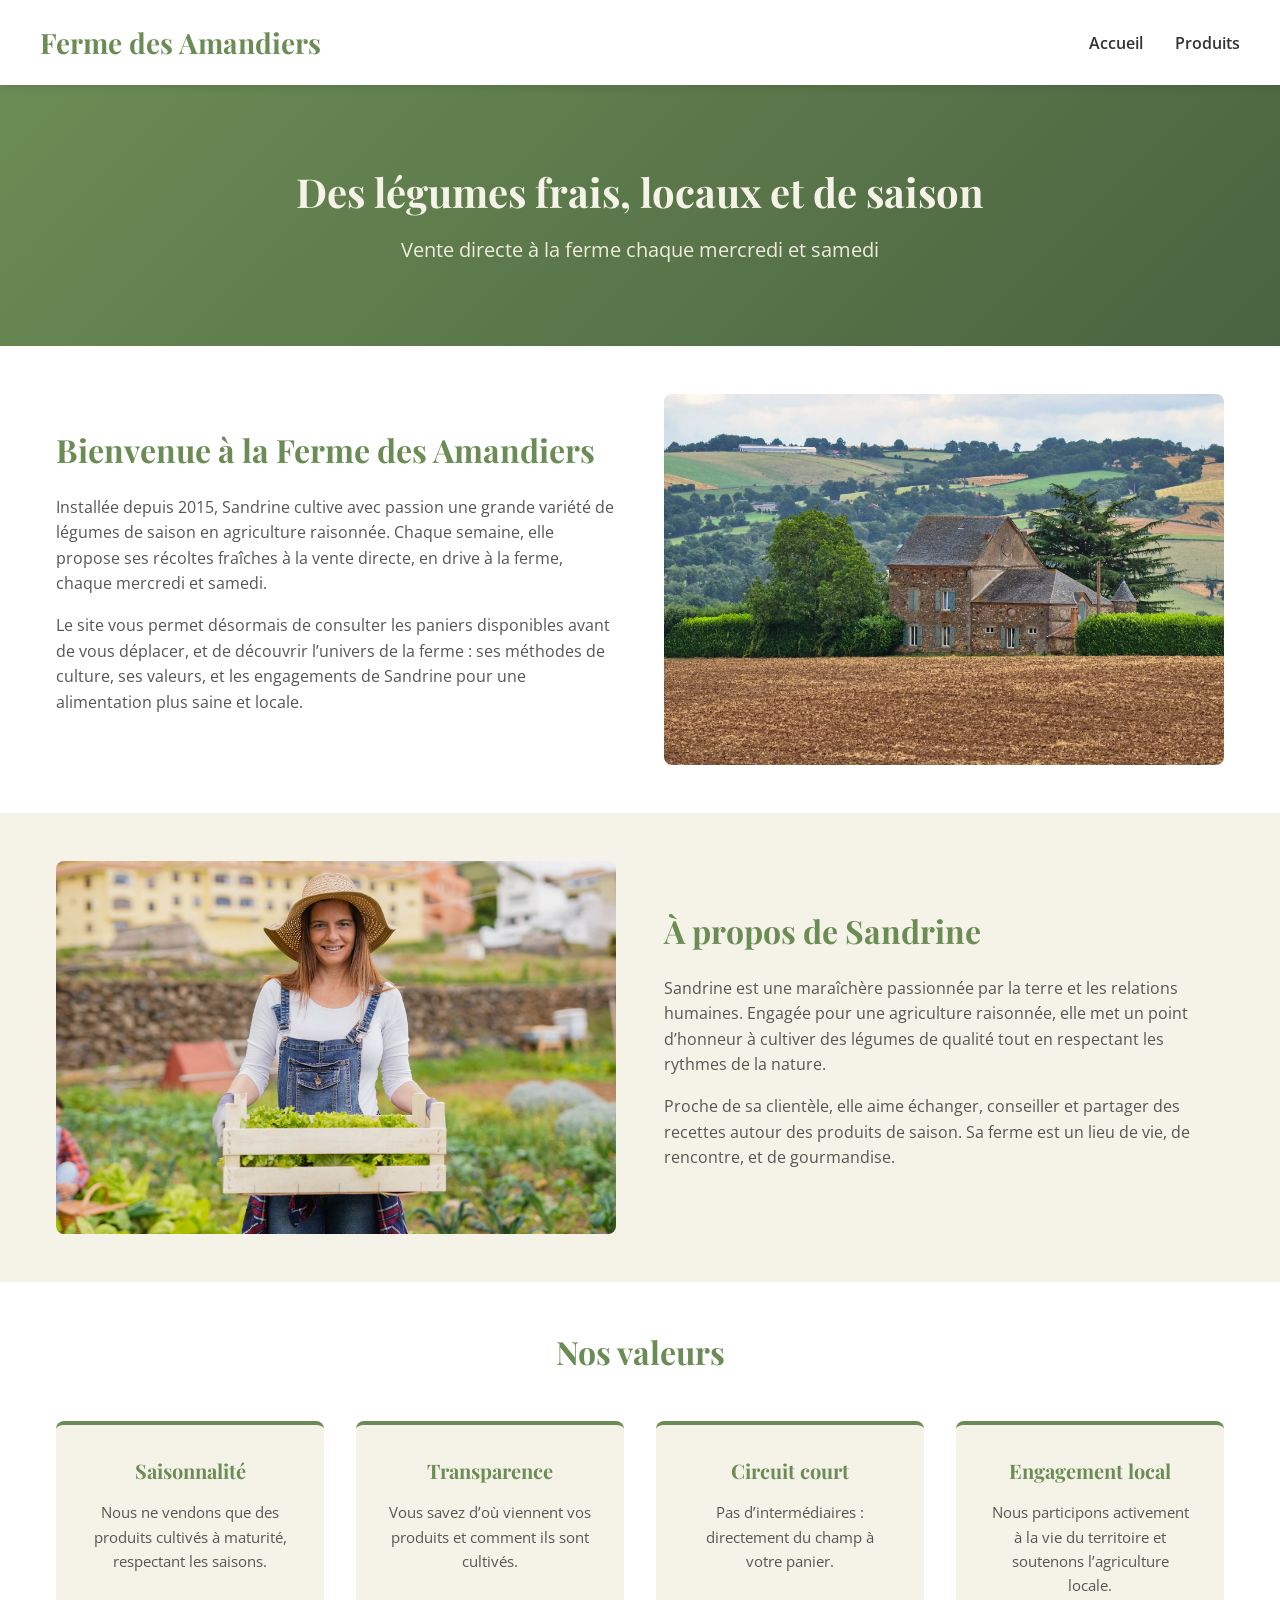
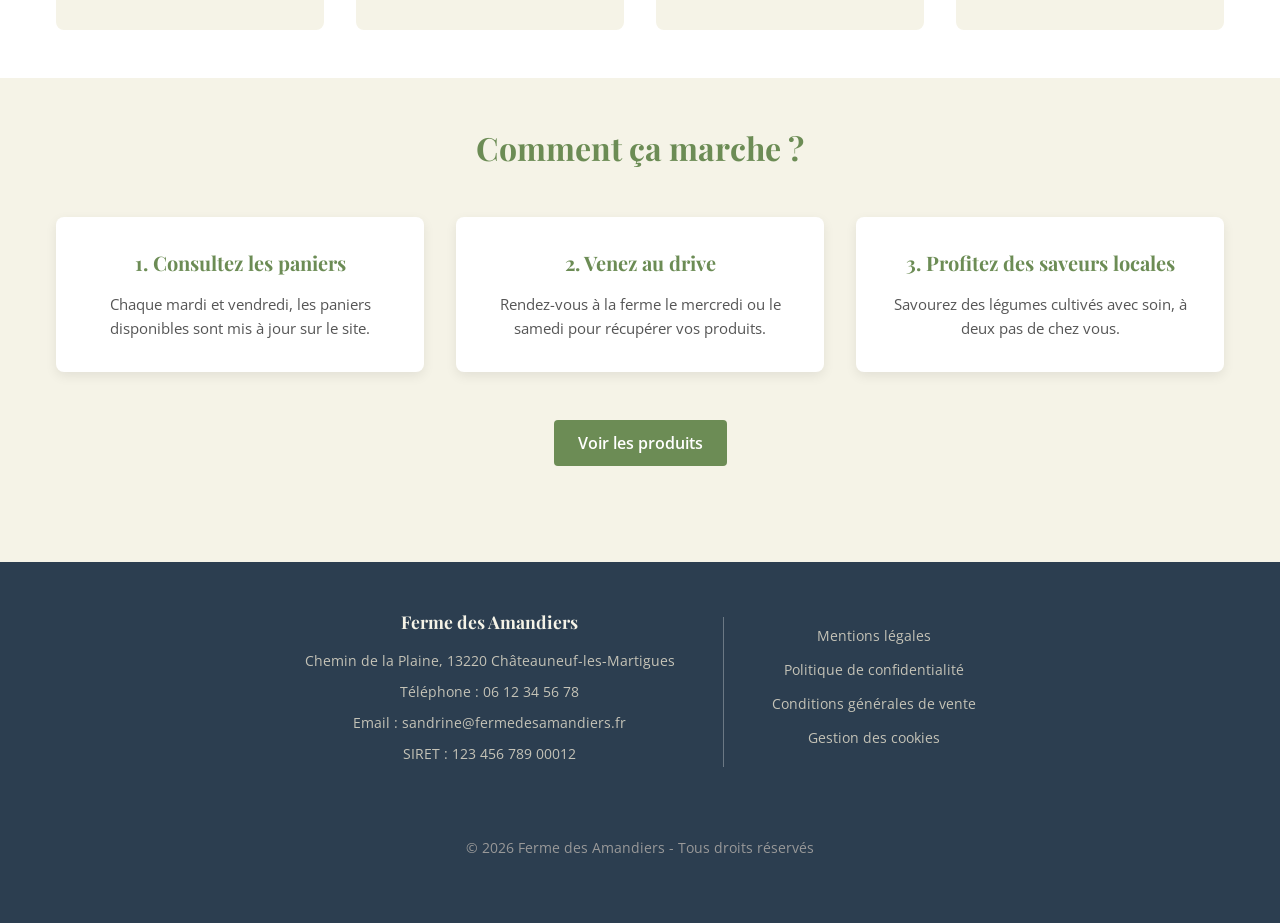
<file: index.html>
<!DOCTYPE html>
<html lang="fr">
<head>
    <meta charset="UTF-8">
    <meta name="viewport" content="width=device-width, initial-scale=1.0">
    <meta name="description" content="Ferme des Amandiers - légumes frais, locaux et de saison">
    <title>Ferme des Amandiers</title>
    <link rel="stylesheet" href="assets/css/style.css">
    <link href="https://fonts.googleapis.com/css2?family=Open+Sans:wght@400;600&family=Playfair+Display:wght@600&display=swap" rel="stylesheet">
</head>
<body>
    <header>
        <div class="header-container">
            <div class="site-title">
                <h1>Ferme des Amandiers</h1>
            </div>
            <nav>
                <ul>
                    <li><a href="index.html">Accueil</a></li>
                    <li><a href="produits.html">Produits</a></li>
                </ul>
            </nav>
        </div>
    </header>

    <main>
        <section id="hero" class="hero">
            <div class="hero-content">
                <h1>Des légumes frais, locaux et de saison</h1>
                <p class="hero-subtitle">Vente directe à la ferme chaque mercredi et samedi</p>
            </div>
        </section>

        <section id="presentation" class="presentation">
            <div class="container">
                <div class="presentation-content">
                    <div class="presentation-text">
                        <h2>Bienvenue à la Ferme des Amandiers</h2>
                        <p>Installée depuis 2015, Sandrine cultive avec passion une grande variété de légumes de saison en agriculture raisonnée. Chaque semaine, elle propose ses récoltes fraîches à la vente directe, en drive à la ferme, chaque mercredi et samedi.</p>
                        <p>Le site vous permet désormais de consulter les paniers disponibles avant de vous déplacer, et de découvrir l’univers de la ferme : ses méthodes de culture, ses valeurs, et les engagements de Sandrine pour une alimentation plus saine et locale.</p>
                    </div>
                    <div class="presentation-image">
                        <img src="assets/img/la-ferme.jpg" alt="Image de la ferme des Amandiers">
                    </div>
                </div>
            </div>
        </section>

        <section id="a-propos" class="a-propos">
            <div class="container">
                <div class="a-propos-content">
                    <div class="a-propos-image">
                        <img src="assets/img/sandrine.jpg" alt="Portrait de Sandrine">
                    </div>
                    <div class="a-propos-text">
                        <h2>À propos de Sandrine</h2>
                        <p>Sandrine est une maraîchère passionnée par la terre et les relations humaines. Engagée pour une agriculture raisonnée, elle met un point d’honneur à cultiver des légumes de qualité tout en respectant les rythmes de la nature.</p>
                        <p>Proche de sa clientèle, elle aime échanger, conseiller et partager des recettes autour des produits de saison. Sa ferme est un lieu de vie, de rencontre, et de gourmandise.</p>
                    </div>
                </div>
            </div>
        </section>

        <section id="valeurs" class="valeurs">
            <div class="container">
                <h2 class="text-center">Nos valeurs</h2>
                <div class="values-grid">
                    <div class="value-card">
                        <h3>Saisonnalité</h3>
                        <p>Nous ne vendons que des produits cultivés à maturité, respectant les saisons.</p>
                    </div>
                    <div class="value-card">
                        <h3>Transparence</h3>
                        <p>Vous savez d’où viennent vos produits et comment ils sont cultivés.</p>
                    </div>
                    <div class="value-card">
                        <h3>Circuit court</h3>
                        <p>Pas d’intermédiaires : directement du champ à votre panier.</p>
                    </div>
                    <div class="value-card">
                        <h3>Engagement local</h3>
                        <p>Nous participons activement à la vie du territoire et soutenons l’agriculture locale.</p>
                    </div>
                </div>
            </div>
        </section>

        <section id="fonctionnement" class="fonctionnement">
            <div class="container">
                <h2 class="text-center">Comment ça marche ?</h2>
                <div class="steps-grid">
                    <div class="step-card">
                        <h3>1. Consultez les paniers</h3>
                        <p>Chaque mardi et vendredi, les paniers disponibles sont mis à jour sur le site.</p>
                    </div>
                    <div class="step-card">
                        <h3>2. Venez au drive</h3>
                        <p>Rendez-vous à la ferme le mercredi ou le samedi pour récupérer vos produits.</p>
                    </div>
                    <div class="step-card">
                        <h3>3. Profitez des saveurs locales</h3>
                        <p>Savourez des légumes cultivés avec soin, à deux pas de chez vous.</p>
                    </div>
                </div>
                <div class="cta-container">
                    <a href="produits.html" class="btn">Voir les produits</a>
                </div>
            </div>
        </section>
    </main>

    <footer>
        <div class="footer-content">
            <div class="footer-contact">
                <h4>Ferme des Amandiers</h4>
                <p>Chemin de la Plaine, 13220 Châteauneuf-les-Martigues</p>
                <p>Téléphone : 06 12 34 56 78</p>
                <p>Email : sandrine@fermedesamandiers.fr</p>
                <p>SIRET : 123 456 789 00012</p>
            </div>
            <div class="footer-divider"></div>
            <div class="footer-legal-links">
                <ul>
                    <li><a href="#mentions-legales">Mentions légales</a></li>
                    <li><a href="#politique-confidentialite">Politique de confidentialité</a></li>
                    <li><a href="#cgv">Conditions générales de vente</a></li>
                    <li><a href="#cookies">Gestion des cookies</a></li>
                </ul>
            </div>
        </div>
        <div class="footer-copyright">
            <p>© 2026 Ferme des Amandiers - Tous droits réservés</p>
        </div>
    </footer>
</body>
</html>
</file>
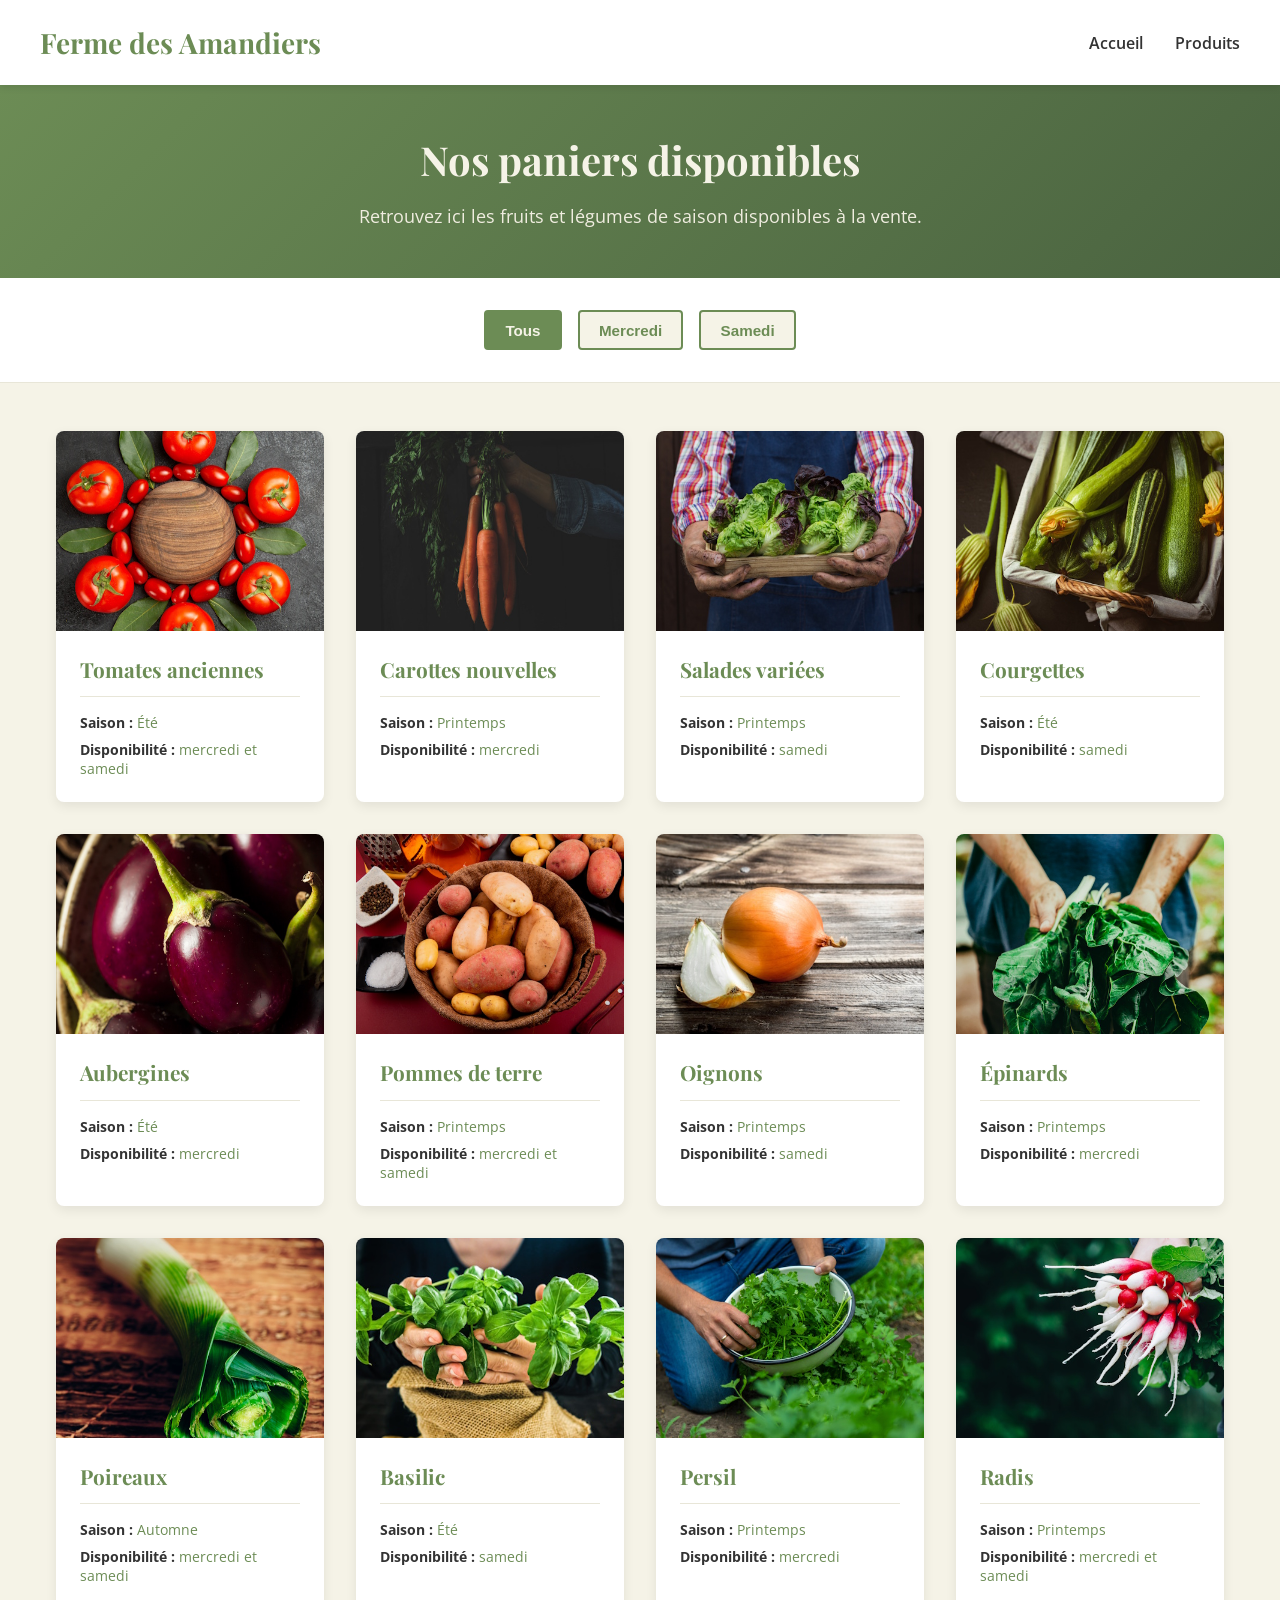
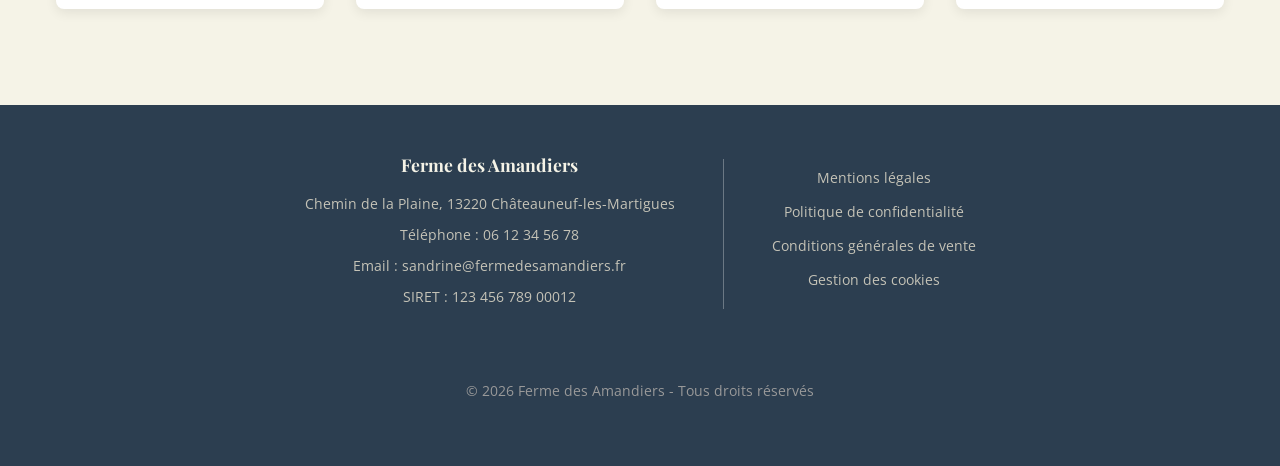
<file: produits.html>
<!DOCTYPE html>
<html lang="fr">
<head>
    <meta charset="UTF-8">
    <meta name="viewport" content="width=device-width, initial-scale=1.0">
    <meta name="description" content="Produits de saison à la Ferme des Amandiers">
    <title>Produits - Ferme des Amandiers</title>
    <link rel="stylesheet" href="assets/css/style.css">
    <link href="https://fonts.googleapis.com/css2?family=Open+Sans:wght@400;600&family=Playfair+Display:wght@600&display=swap" rel="stylesheet">
</head>
<body>
    <header>
        <div class="header-container">
            <div class="site-title">
                <h1>Ferme des Amandiers</h1>
            </div>
            <nav>
                <ul>
                    <li><a href="index.html">Accueil</a></li>
                    <li><a href="produits.html">Produits</a></li>
                </ul>
            </nav>
        </div>
    </header>

    <main>
        <section id="produits-intro">
            <div class="container">
                <h1>Nos paniers disponibles</h1>
                <p>Retrouvez ici les fruits et légumes de saison disponibles à la vente.</p>
            </div>
        </section>

        <section id="produits-filtre">
            <div class="container">
                <div class="filtre-buttons">
                    <button class="btn-filtre active" data-filtre="tous" aria-pressed="true">Tous</button>
                    <button class="btn-filtre" data-filtre="mercredi" aria-pressed="false">Mercredi</button>
                    <button class="btn-filtre" data-filtre="samedi" aria-pressed="false">Samedi</button>
                </div>
            </div>
        </section>

        <section id="produits-liste">
            <div class="container">
                <div class="produits-grid" id="products-grid"></div>
            </div>
        </section>
    </main>

    <footer>
        <div class="footer-content">
            <div class="footer-contact">
                <h4>Ferme des Amandiers</h4>
                <p>Chemin de la Plaine, 13220 Châteauneuf-les-Martigues</p>
                <p>Téléphone : 06 12 34 56 78</p>
                <p>Email : sandrine@fermedesamandiers.fr</p>
                <p>SIRET : 123 456 789 00012</p>
            </div>
            <div class="footer-divider"></div>
            <div class="footer-legal-links">
                <ul>
                    <li><a href="#mentions-legales">Mentions légales</a></li>
                    <li><a href="#politique-confidentialite">Politique de confidentialité</a></li>
                    <li><a href="#cgv">Conditions générales de vente</a></li>
                    <li><a href="#cookies">Gestion des cookies</a></li>
                </ul>
            </div>
        </div>
        <div class="footer-copyright">
            <p>© 2026 Ferme des Amandiers - Tous droits réservés</p>
        </div>
    </footer>

    <script>
        document.addEventListener('DOMContentLoaded', function () {
            const grid = document.getElementById('products-grid');
            const filterButtons = document.querySelectorAll('.btn-filtre');
            let products = [];

            function renderProducts(filterValue = 'tous') {
                if (!grid) return;

                grid.innerHTML = '';

                const filteredProducts = products.filter((product) => {
                    if (filterValue === 'tous') return true;
                    return product.availability.includes(filterValue);
                });

                filteredProducts.forEach((product) => {
                    const availabilityText = product.availability.join(' et ');
                    const card = document.createElement('article');
                    card.className = 'produit-card';
                    card.setAttribute('data-jour', product.availability.join(' '));
                    card.innerHTML = `
                        <div class="produit-image">
                            <img src="${product.image}" alt="${product.name}">
                        </div>
                        <div class="produit-content">
                            <h2 class="produit-titre">${product.name}</h2>
                            <div class="produit-meta">
                                <span class="produit-saison"><strong>Saison :</strong> ${product.season}</span>
                                <span class="produit-jours"><strong>Disponibilité :</strong> ${availabilityText}</span>
                            </div>
                        </div>
                    `;
                    grid.appendChild(card);
                });
            }

            fetch('data/products.json')
                .then((response) => {
                    if (!response.ok) throw new Error('Impossible de charger les produits');
                    return response.json();
                })
                .then((data) => {
                    products = data.products || [];
                    renderProducts();
                })
                .catch((error) => {
                    grid.innerHTML = '<p>Les produits sont actuellement indisponibles.</p>';
                    console.error(error);
                });

            filterButtons.forEach((button) => {
                button.addEventListener('click', function () {
                    const filterValue = this.getAttribute('data-filtre');

                    filterButtons.forEach((btn) => {
                        btn.classList.remove('active');
                        btn.setAttribute('aria-pressed', 'false');
                    });

                    this.classList.add('active');
                    this.setAttribute('aria-pressed', 'true');

                    renderProducts(filterValue);
                });
            });
        });
    </script>
</body>
</html>
</file>
<file: assets/css/style.css>
/* ------------------ */
/* RESET CSS MINIMAL  */
/* ------------------ */
* {
    margin: 0;
    padding: 0;
    box-sizing: border-box;
}

html, body {
    height: 100%;
    font-family: 'Open Sans', sans-serif;
    background-color: #F5F3E7;
    color: #333333;
}

/* ------------------ */
/* GLOBAL STYLES      */
/* ------------------ */

a {
    color: inherit;
    text-decoration: none;
}

h1, h2, h3 {
    margin-bottom: 0.5rem;
    font-weight: bold;
    font-family: 'Playfair Display', serif;
    color: #6C8C55;
}

p {
    margin-bottom: 1rem;
    line-height: 1.6;
}

img {
    max-width: 100%;
    height: auto;
    display: block;
}

/* ------------------ */
/* LAYOUT SECTIONS    */
/* ------------------ */

header {
    background-color: white;
    box-shadow: 0 2px 8px rgba(0, 0, 0, 0.1);
    padding: 1.5rem;
    position: sticky;
    top: 0;
    z-index: 100;
}

.header-container {
    max-width: 1200px;
    margin: 0 auto;
    display: flex;
    justify-content: space-between;
    align-items: center;
    gap: 2rem;
}

header .site-title {
    flex: 0 0 auto;
}

header .site-title h1 {
    font-size: 1.75rem;
    margin-bottom: 0;
}

header nav {
    flex: 0 0 auto;
}

header nav ul {
    list-style: none;
    display: flex;
    gap: 2rem;
    margin: 0;
}

header nav a {
    font-weight: 600;
    color: #333333;
    transition: color 0.3s ease;
}

header nav a:hover {
    color: #6C8C55;
}

@media (max-width: 768px) {
    .header-container {
        flex-direction: column;
        align-items: center;
        gap: 1rem;
    }
    
    header .site-title h1 {
        font-size: 1.25rem;
        text-align: center;
    }
    
    header nav ul {
        gap: 1rem;
    }
}

main {
    flex: 1;
}

section {
    padding: 3rem 1rem;
}

footer {
    background-color: #2C3E50;
    color: #F5F3E7;
    margin-top: 3rem;
}

/* Container utility */
.container {
    max-width: 1200px;
    margin: 0 auto;
    padding: 0 1rem;
}

/* ------------------ */
/* UTILITY CLASSES    */
/* ------------------ */

.text-center {
    text-align: center;
}

.bg-light {
    background-color: #f0f0f0;
}

.btn {
    display: inline-block;
    padding: 0.75rem 1.5rem;
    background-color: #6C8C55;
    color: white;
    border: none;
    border-radius: 4px;
    cursor: pointer;
    transition: background-color 0.3s ease;
    font-weight: 600;
}

.btn:hover {
    background-color: #5A7548;
}

.bg-accent {
    background-color: #6C8C55;
    color: white;
}

/* ------------------ */
/* HERO SECTION       */
/* ------------------ */

#hero {
    background: linear-gradient(135deg, #6C8C55 0%, #4A6340 100%);
    color: white;
    text-align: center;
    padding: 5rem 1rem;
}

.hero-content h1 {
    color: #F5F3E7;
    font-size: 2.5rem;
    margin-bottom: 1rem;
}

.hero-subtitle {
    font-size: 1.25rem;
    margin-bottom: 0;
    color: #F0EDE0;
}

@media (max-width: 768px) {
    .hero-content h1 {
        font-size: 1.75rem;
    }
    
    .hero-subtitle {
        font-size: 1rem;
    }
}

/* ------------------ */
/* PRESENTATION       */
/* ------------------ */

#presentation {
    background-color: white;
}

.presentation-content {
    display: grid;
    grid-template-columns: 1fr 1fr;
    gap: 3rem;
    align-items: center;
}

.presentation-text h2 {
    font-size: 2rem;
    margin-bottom: 1.5rem;
}

.presentation-text p {
    color: #555555;
    margin-bottom: 1rem;
}

.presentation-image {
    background-color: #E8E6D8;
    border-radius: 8px;
    overflow: hidden;
    min-height: 300px;
    display: flex;
    align-items: center;
    justify-content: center;
}

.presentation-image img {
    width: 100%;
    height: 100%;
    object-fit: cover;
}

@media (max-width: 768px) {
    .presentation-content {
        grid-template-columns: 1fr;
        gap: 2rem;
    }
    
    .presentation-text h2 {
        font-size: 1.5rem;
    }
    
    .presentation-image {
        min-height: 250px;
    }
}

/* ------------------ */
/* À PROPOS SECTION   */
/* ------------------ */

#a-propos {
    background-color: #F5F3E7;
}

.a-propos-content {
    display: grid;
    grid-template-columns: 1fr 1fr;
    gap: 3rem;
    align-items: center;
}

.a-propos-image {
    background-color: #E8E6D8;
    border-radius: 8px;
    overflow: hidden;
    min-height: 300px;
    display: flex;
    align-items: center;
    justify-content: center;
}

.a-propos-image img {
    width: 100%;
    height: 100%;
    object-fit: cover;
}

.a-propos-text h2 {
    font-size: 2rem;
    margin-bottom: 1.5rem;
}

.a-propos-text p {
    color: #555555;
    margin-bottom: 1rem;
}

@media (max-width: 768px) {
    .a-propos-content {
        grid-template-columns: 1fr;
        gap: 2rem;
    }
    
    .a-propos-image {
        order: -1;
        min-height: 250px;
    }
    
    .a-propos-text h2 {
        font-size: 1.5rem;
    }
}

/* ------------------ */
/* VALEURS SECTION    */
/* ------------------ */

#valeurs {
    background-color: white;
}

#valeurs h2 {
    font-size: 2rem;
    margin-bottom: 3rem;
    text-align: center;
}

.values-grid {
    display: grid;
    grid-template-columns: repeat(4, 1fr);
    gap: 2rem;
    width: 100%;
    max-width: 1200px;
    margin: 0 auto;
}

.value-card {
    background-color: #F5F3E7;
    padding: 2rem;
    border-radius: 8px;
    text-align: center;
    border-top: 4px solid #6C8C55;
    transition: transform 0.3s ease, box-shadow 0.3s ease;
}

.value-card:hover {
    transform: translateY(-5px);
    box-shadow: 0 8px 16px rgba(0, 0, 0, 0.1);
}

.value-card h3 {
    font-size: 1.25rem;
    margin-bottom: 1rem;
    color: #6C8C55;
}

.value-card p {
    color: #555555;
    font-size: 0.95rem;
    margin-bottom: 0;
}

@media (max-width: 1024px) {
    .values-grid {
        grid-template-columns: repeat(2, 1fr);
    }
}

@media (max-width: 768px) {
    .values-grid {
        grid-template-columns: 1fr;
    }
}

/* ------------------ */
/* FONCTIONNEMENT      */
/* ------------------ */

#fonctionnement {
    background-color: #F5F3E7;
}

#fonctionnement h2 {
    font-size: 2rem;
    margin-bottom: 3rem;
    text-align: center;
}

.steps-grid {
    display: grid;
    grid-template-columns: repeat(3, 1fr);
    gap: 2rem;
    margin-bottom: 3rem;
    width: 100%;
    max-width: 1200px;
    margin-left: auto;
    margin-right: auto;
}

.step-card {
    background-color: white;
    padding: 2rem;
    border-radius: 8px;
    text-align: center;
    box-shadow: 0 4px 12px rgba(0, 0, 0, 0.08);
    transition: transform 0.3s ease;
}

.step-card:hover {
    transform: translateY(-5px);
}

.step-card h3 {
    font-size: 1.25rem;
    margin-bottom: 1rem;
    color: #6C8C55;
}

.step-card p {
    color: #555555;
    font-size: 0.95rem;
    margin-bottom: 0;
}

.cta-container {
    text-align: center;
}

@media (max-width: 1024px) {
    .steps-grid {
        grid-template-columns: repeat(2, 1fr);
    }
}

@media (max-width: 768px) {
    .steps-grid {
        grid-template-columns: 1fr;
    }
}

/* ------------------ */
/* FOOTER             */
/* ------------------ */

.footer-content {
    display: flex;
    justify-content: center;
    align-items: center;
    gap: 3rem;
    margin-bottom: 2rem;
    padding-bottom: 2rem;
}

.footer-divider {
    width: 1px;
    height: 150px;
    background-color: rgba(255, 255, 255, 0.3);
}

.footer-contact {
    text-align: center;
    flex: 0 0 auto;
}

.footer-legal-links {
    text-align: center;
    flex: 0 0 auto;
}

.footer-contact h4,
.footer-legal-links h4 {
    font-size: 1.1rem;
    margin-bottom: 1rem;
    color: #F5F3E7;
    font-family: 'Playfair Display', serif;
}

.footer-contact p {
    margin-bottom: 0.5rem;
    color: #C5C3B7;
    font-size: 0.9rem;
}

.footer-legal-links ul {
    list-style: none;
}

.footer-legal-links li {
    margin-bottom: 0.75rem;
}

.footer-legal-links a {
    color: #C5C3B7;
    font-size: 0.9rem;
    transition: color 0.3s ease;
}

.footer-legal-links a:hover {
    color: #F5F3E7;
}

.footer-copyright {
    text-align: center;
    color: #999;
    font-size: 0.85rem;
}

@media (max-width: 768px) {
    .footer-content {
        flex-direction: column;
        gap: 2rem;
    }
    
    .footer-divider {
        width: 80%;
        height: 1px;
    }
}

footer {
    padding: 3rem 1rem;
}

@media (max-width: 768px) {
    .footer-container {
        grid-template-columns: 1fr;
        gap: 2rem;
    }
    
    section {
        padding: 2rem 1rem;
    }
}

/* ==================== */
/* PAGE PRODUITS        */
/* ==================== */

/* Section introduction produits */
#produits-intro {
    background: linear-gradient(135deg, #6C8C55 0%, #4A6340 100%);
    color: #F5F3E7;
    text-align: center;
    padding: 3rem 1rem;
}

#produits-intro h1 {
    color: #F5F3E7;
    font-size: 2.5rem;
    margin-bottom: 1rem;
}

#produits-intro p {
    font-size: 1.1rem;
    color: #F0EDE0;
    margin-bottom: 0;
}

/* Section filtrage */
#produits-filtre {
    background-color: white;
    padding: 2rem 1rem;
    border-bottom: 1px solid #E8E6D8;
}

.filtre-buttons {
    display: flex;
    justify-content: center;
    gap: 1rem;
    flex-wrap: wrap;
}

.btn-filtre {
    display: inline-block;
    padding: 0.6rem 1.2rem;
    background-color: #F5F3E7;
    color: #6C8C55;
    border: 2px solid #6C8C55;
    border-radius: 4px;
    cursor: pointer;
    transition: all 0.3s ease;
    font-weight: 600;
    font-size: 0.95rem;
}

.btn-filtre:hover {
    background-color: #6C8C55;
    color: #F5F3E7;
}

.btn-filtre.active {
    background-color: #6C8C55;
    color: #F5F3E7;
}

/* Section liste des produits */
#produits-liste {
    background-color: #F5F3E7;
    padding: 3rem 1rem;
    min-height: 500px;
}

.produits-grid {
    display: grid;
    grid-template-columns: repeat(4, 1fr);
    gap: 2rem;
    width: 100%;
}

/* Carte produit */
.produit-card {
    background-color: white;
    border-radius: 8px;
    overflow: hidden;
    box-shadow: 0 4px 12px rgba(0, 0, 0, 0.08);
    transition: transform 0.3s ease, box-shadow 0.3s ease;
    display: flex;
    flex-direction: column;
    height: 100%;
}

.produit-card:hover {
    transform: translateY(-5px);
    box-shadow: 0 8px 20px rgba(0, 0, 0, 0.15);
}

.produit-image {
    width: 100%;
    height: 200px;
    background-color: #E8E6D8;
    overflow: hidden;
    display: flex;
    align-items: center;
    justify-content: center;
}

.produit-image img {
    width: 100%;
    height: 100%;
    object-fit: cover;
}

.produit-content {
    padding: 1.5rem;
    flex: 1;
    display: flex;
    flex-direction: column;
}

.produit-titre {
    font-size: 1.3rem;
    color: #6C8C55;
    margin-bottom: 0.75rem;
    line-height: 1.4;
}

.produit-description {
    color: #555555;
    font-size: 0.95rem;
    margin-bottom: 1rem;
    flex: 1;
    line-height: 1.5;
}

.produit-meta {
    display: flex;
    flex-direction: column;
    gap: 0.5rem;
    border-top: 1px solid #E8E6D8;
    padding-top: 1rem;
}

.produit-saison {
    display: block;
    color: #6C8C55;
    font-size: 0.9rem;
}

.produit-saison strong {
    color: #333333;
}

.produit-jours {
    display: block;
    color: #6C8C55;
    font-size: 0.9rem;
}

.produit-jours strong {
    color: #333333;
}

/* Responsive pour produits */
@media (max-width: 1024px) {
    .produits-grid {
        grid-template-columns: repeat(3, 1fr);
    }
}

@media (max-width: 768px) {
    #produits-intro h1 {
        font-size: 1.75rem;
    }
    
    #produits-intro p {
        font-size: 1rem;
    }
    
    .produits-grid {
        grid-template-columns: repeat(2, 1fr);
    }
    
    .filtre-buttons {
        gap: 0.5rem;
    }
    
    .btn-filtre {
        padding: 0.5rem 1rem;
        font-size: 0.85rem;
    }
}

@media (max-width: 480px) {
    .produits-grid {
        grid-template-columns: 1fr;
    }
}
</file>
